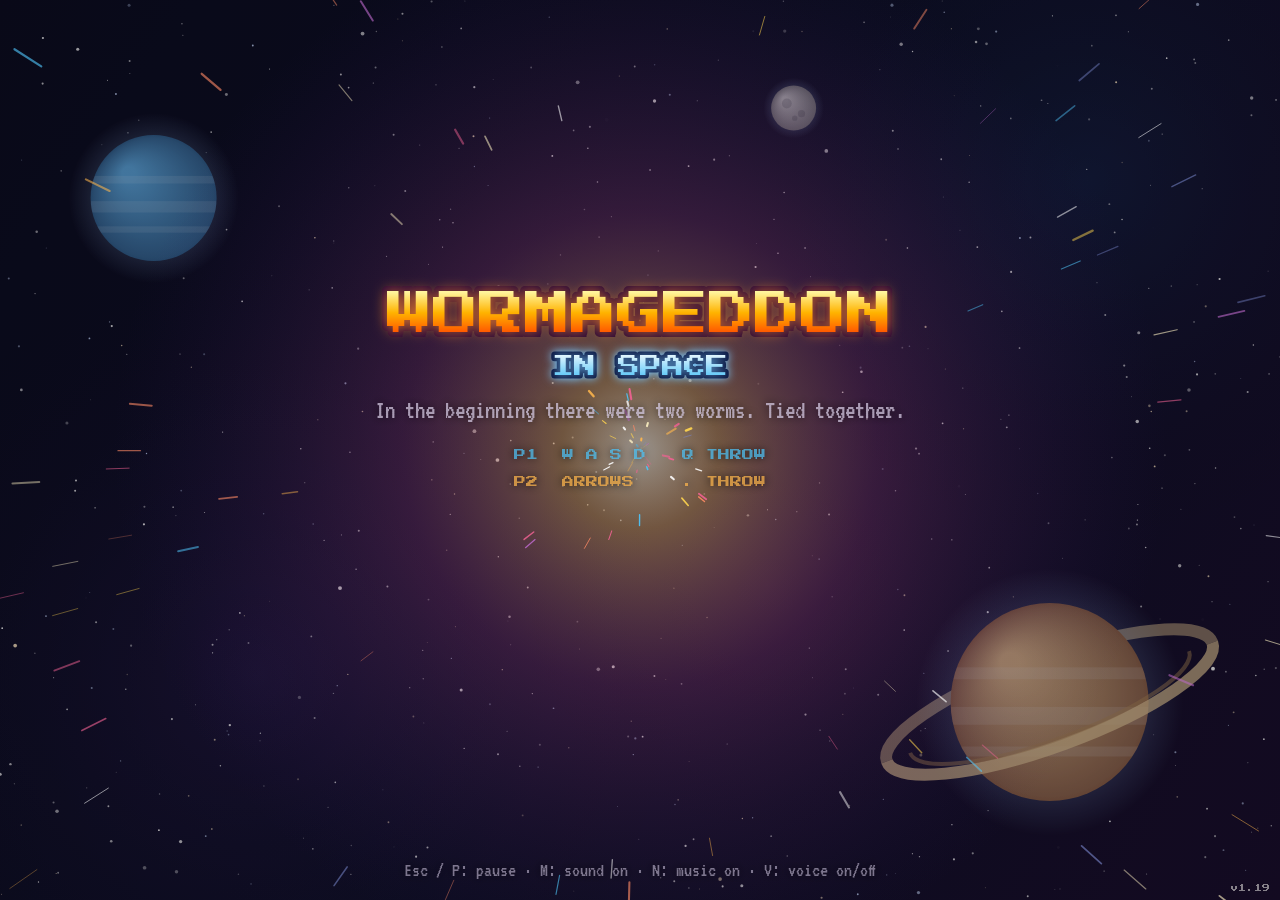
<file: index.html>
<!doctype html>
<html lang="en">
<head>
  <meta charset="utf-8">
  <meta name="viewport" content="width=device-width, initial-scale=1">
  <title>Wormageddon in Space</title>
  <!-- Arcade fonts: Press Start 2P (titles, HUD, buttons) and VT323 (text) -->
  <link rel="preconnect" href="https://fonts.googleapis.com">
  <link rel="preconnect" href="https://fonts.gstatic.com" crossorigin>
  <link href="https://fonts.googleapis.com/css2?family=Press+Start+2P&family=VT323&display=swap" rel="stylesheet">
  <link rel="stylesheet" href="css/style.css">
</head>
<body>
  <canvas id="game"></canvas>

  <!-- Between-waves menu (shown by main.js) -->
  <div id="wave-menu" class="menu" hidden>
    <div class="panel">
      <h1 id="wave-menu-title">Wave 1 complete</h1>
      <p id="wave-menu-stats"></p>
      <div class="wallet"><span class="coin"></span> <span id="wallet-amount">0</span> coins</div>
      <div id="upgrade-list" class="upgrades"></div>
      <button id="continue-btn" class="continue" type="button">Continue</button>
      <p class="hint">Buy with a click or keys 1–7 · Enter to continue</p>
    </div>
  </div>
  <!-- Game over: enter names, then the highscore list (shown by main.js) -->
  <div id="score-menu" class="menu" hidden>
    <div class="panel">
      <h1>Game over</h1>
      <p id="score-summary"></p>

      <form id="name-form" autocomplete="off">
        <p class="hint-top">Enter your names for the highscore list</p>
        <div class="names">
          <label class="p1">P1<input id="name-p1" maxlength="3" spellcheck="false" autocapitalize="characters" placeholder="AAA"></label>
          <span class="amp">&amp;</span>
          <label class="p2">P2<input id="name-p2" maxlength="3" spellcheck="false" autocapitalize="characters" placeholder="BBB"></label>
        </div>
        <button id="save-score-btn" class="continue" type="submit">Save</button>
        <button id="skip-score-btn" class="link" type="button">Skip</button>
      </form>

      <div id="score-list-view" hidden>
        <h2>Highscores</h2>
        <ol id="score-list" class="scores"></ol>
        <p id="score-note" class="hint"></p>
        <button id="play-again-btn" class="continue" type="button">Play again</button>
        <p class="hint">or press Enter</p>
      </div>
    </div>
  </div>

  <script type="module" src="js/main.js"></script>
</body>
</html>
</file>
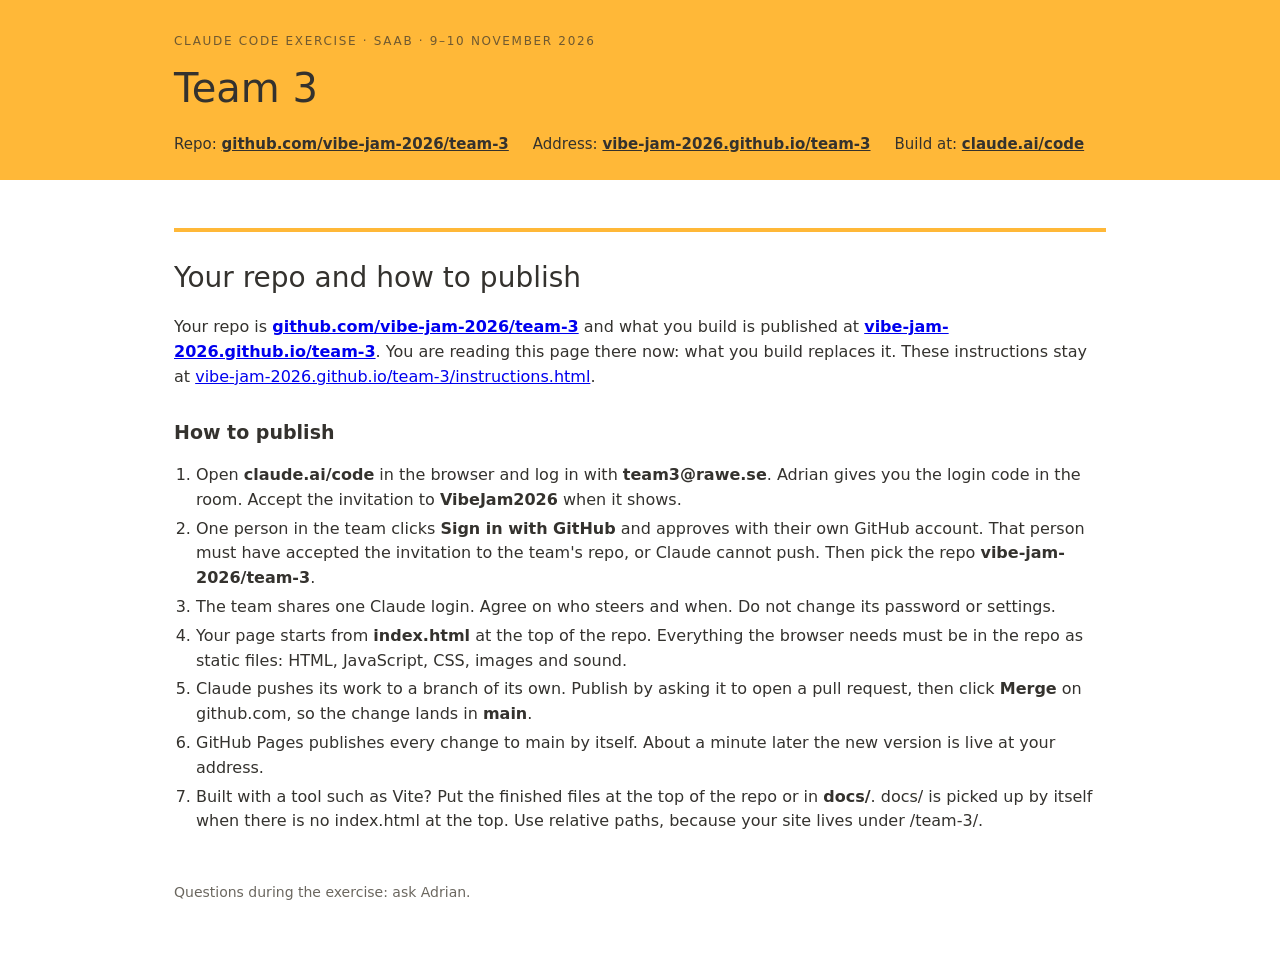
<file: instructions.html>
<!doctype html><html lang="en"><head><meta charset="utf-8"><meta name="viewport" content="width=device-width,initial-scale=1">
<title>Team 3 · Claude Code exercise</title><style>
:root { --y: #FFB838; --ink: #34322E; --mut: #6b675f; --line: #e6e2da; }
* { box-sizing: border-box; }
body { margin: 0; font: 16px/1.55 system-ui, -apple-system, "Segoe UI", sans-serif; color: var(--ink); background: #fff; }
header { background: var(--y); padding: 32px 0 24px; }
.wrap { max-width: 980px; margin: 0 auto; padding: 0 24px; }
header .k { font-size: 12px; letter-spacing: .14em; text-transform: uppercase; opacity: .7; }
header h1 { margin: 6px 0 14px; font-size: 40px; font-weight: 500; }
header .where { display: flex; flex-wrap: wrap; gap: 8px 24px; font-size: 15px; }
header a { color: inherit; font-weight: 600; }
main { max-width: 980px; margin: 0 auto; padding: 8px 24px 64px; }
h2.part { font-size: 28px; font-weight: 500; margin: 40px 0 8px; padding-top: 24px; border-top: 4px solid var(--y); }
h2 { font-size: 19px; margin: 28px 0 8px; }
h3 { font-size: 16px; margin: 0 0 6px; }
.task { font-size: 20px; }
.cols { display: grid; grid-template-columns: 1fr 1fr; gap: 0 40px; }
@media (max-width: 760px) { .cols { grid-template-columns: 1fr; } header h1 { font-size: 30px; } }
ul, ol { padding-left: 22px; } li { margin: 4px 0; }
table { border-collapse: collapse; width: 100%; font-size: 15px; }
td, th { text-align: left; padding: 7px 10px 7px 0; border-bottom: 1px solid var(--line); vertical-align: top; }
td:first-child { white-space: nowrap; }
.demo { display: grid; grid-template-columns: repeat(3, 1fr); gap: 12px; }
.demo div { background: #f6f4ef; border-radius: 8px; padding: 14px 16px; }
.demo b { display: block; font-size: 22px; }
.card { background: #f6f4ef; border-radius: 8px; padding: 14px 16px; }
footer { color: var(--mut); font-size: 14px; margin-top: 48px; }</style></head><body>
<header><div class="wrap"><div class="k">Claude Code exercise · Saab · 9–10 November 2026</div><h1>Team 3</h1>
<div class="where"><span>Repo: <a href="https://github.com/vibe-jam-2026/team-3">github.com/vibe-jam-2026/team-3</a></span><span>Address: <a href="https://vibe-jam-2026.github.io/team-3/">vibe-jam-2026.github.io/team-3</a></span><span>Build at: <a href="https://claude.ai/code">claude.ai/code</a></span></div></div></header>
<main>
  <h2 class="part">Your repo and how to publish</h2>
  <p>Your repo is <a href="https://github.com/vibe-jam-2026/team-3"><b>github.com/vibe-jam-2026/team-3</b></a> and what you build is published at <a href="https://vibe-jam-2026.github.io/team-3/"><b>vibe-jam-2026.github.io/team-3</b></a>. You are reading this page there now: what you build replaces it. These instructions stay at <a href="instructions.html">vibe-jam-2026.github.io/team-3/instructions.html</a>.</p>
  
  <h2>How to publish</h2>
  <ol>
    <li>Open <b>claude.ai/code</b> in the browser and log in with <b>team3@rawe.se</b>. Adrian gives you the login code in the room. Accept the invitation to <b>VibeJam2026</b> when it shows.</li>
    <li>One person in the team clicks <b>Sign in with GitHub</b> and approves with their own GitHub account. That person must have accepted the invitation to the team's repo, or Claude cannot push. Then pick the repo <b>vibe-jam-2026/team-3</b>.</li>
    <li>The team shares one Claude login. Agree on who steers and when. Do not change its password or settings.</li>
    <li>Your page starts from <b>index.html</b> at the top of the repo. Everything the browser needs must be in the repo as static files: HTML, JavaScript, CSS, images and sound.</li>
    <li>Claude pushes its work to a branch of its own. Publish by asking it to open a pull request, then click <b>Merge</b> on github.com, so the change lands in <b>main</b>.</li>
    <li>GitHub Pages publishes every change to main by itself. About a minute later the new version is live at your address.</li>
    <li>Built with a tool such as Vite? Put the finished files at the top of the repo or in <b>docs/</b>. docs/ is picked up by itself when there is no index.html at the top. Use relative paths, because your site lives under /team-3/.</li>
  </ol>
  
<footer>Questions during the exercise: ask Adrian.</footer></main></body></html>
</file>
<file: css/style.css>
html, body {
  margin: 0;
  height: 100%;
  overflow: hidden;
  background: #111318;
}

canvas {
  display: block;
  width: 100vw;
  height: 100vh;
}

/* Between-waves menu */
.menu {
  position: fixed;
  inset: 0;
  display: flex;
  align-items: center;
  justify-content: center;
  background: rgba(10, 11, 14, 0.72);
  font-family: system-ui, -apple-system, "Segoe UI", sans-serif;
  color: #e8e6e1;
}
.menu[hidden] { display: none; }

.panel {
  background: #1f232c;
  border: 1px solid #343a47;
  border-radius: 14px;
  padding: 32px 40px;
  min-width: 300px;
  text-align: center;
  box-shadow: 0 20px 60px rgba(0, 0, 0, 0.5);
}
.panel h1 { margin: 0 0 8px; font-size: 32px; }
.panel p { margin: 0 0 24px; color: #a9a59c; line-height: 1.6; }
.panel .hint { margin: 10px 0 0; font-size: 13px; color: #6b675f; }

.panel button {
  font: 600 20px system-ui, sans-serif;
  padding: 12px 40px;
  border: 0;
  border-radius: 10px;
  background: #4fc3f7;
  color: #111318;
  cursor: pointer;
}
.panel button:hover { background: #81d4fa; }
.panel button:focus-visible { outline: 3px solid #ffb74d; outline-offset: 3px; }

/* Wallet + upgrade shop in the between-waves menu */
.menu { overflow-y: auto; padding: 16px; box-sizing: border-box; }
.menu .panel { margin: auto; width: min(780px, 100%); box-sizing: border-box; padding: 24px 28px; }
.panel h1 { font-size: 28px; }
.panel p#wave-menu-stats { margin-bottom: 16px; }

.coin {
  display: inline-block;
  width: 0.85em; height: 0.85em;
  border-radius: 50%;
  background: #ffca28;
  border: 2px solid #b8860b;
  vertical-align: -0.1em;
}
.wallet { font: 700 22px system-ui, sans-serif; color: #ffd54f; margin-bottom: 16px; }

.upgrades {
  display: grid;
  grid-template-columns: repeat(auto-fit, minmax(108px, 1fr));
  gap: 10px;
  margin-bottom: 22px;
}
.panel button.upgrade {
  display: flex;
  flex-direction: column;
  align-items: center;
  gap: 4px;
  padding: 12px 10px;
  font: 14px system-ui, sans-serif;
  background: #2a2f3a;
  color: #e8e6e1;
  border: 1px solid #3c4352;
  border-radius: 10px;
  cursor: pointer;
}
.panel button.upgrade:hover:not(:disabled) { background: #343b48; border-color: #4fc3f7; }
.panel button.upgrade:disabled { opacity: 0.45; cursor: default; }
.upgrade .icon { font-size: 22px; line-height: 1; }
.upgrade .name { font-weight: 700; }
.upgrade .desc { font-size: 12px; color: #a9a59c; min-height: 2.6em; }
.upgrade .pips { font-size: 11px; letter-spacing: 2px; color: #4fc3f7; }
.upgrade .cost { font-weight: 700; color: #ffd54f; }

/* "Max All" gimmick: the second line ("enemies") is the same colour as the card */
.panel button.upgrade.max-all { border-color: #ffd54f; }
.upgrade .sneaky { color: #2a2f3a; font-weight: 700; line-height: 1; }
.panel button.upgrade:hover:not(:disabled) .sneaky { color: #343b48; }

/* Game over: name entry + highscore list */
.panel h2 { margin: 6px 0 10px; font-size: 20px; }
.hint-top { margin: 0 0 10px !important; color: #a9a59c; }
.names { display: flex; align-items: center; justify-content: center; gap: 14px; margin-bottom: 18px; }
.names label { display: flex; flex-direction: column; align-items: center; gap: 4px; font: 700 13px system-ui, sans-serif; }
.names label.p1 { color: #4fc3f7; }
.names label.p2 { color: #ffb74d; }
.names input {
  width: 3.4em;
  font: 800 30px ui-monospace, Menlo, Consolas, monospace;
  text-align: center;
  text-transform: uppercase;
  letter-spacing: 4px;
  padding: 6px 4px;
  background: #14171e;
  color: #fff;
  border: 2px solid #3c4352;
  border-radius: 8px;
}
.names label.p1 input:focus { outline: none; border-color: #4fc3f7; }
.names label.p2 input:focus { outline: none; border-color: #ffb74d; }
.names .amp { font: 700 22px system-ui, sans-serif; color: #6b675f; margin-top: 18px; }
.panel button.link {
  display: block;
  margin: 10px auto 0;
  background: none;
  color: #8a8578;
  font: 14px system-ui, sans-serif;
  padding: 4px 8px;
  text-decoration: underline;
}

.scores {
  list-style: none;
  margin: 0 auto 14px;
  padding: 0;
  max-width: 460px;
  text-align: left;
  font: 15px system-ui, sans-serif;
}
.scores li {
  display: grid;
  grid-template-columns: 2em 1fr auto auto;
  gap: 12px;
  align-items: baseline;
  padding: 6px 10px;
  border-radius: 6px;
}
.scores li:nth-child(odd) { background: rgba(255, 255, 255, 0.04); }
.scores li.new { background: rgba(255, 213, 79, 0.18); outline: 1px solid #ffd54f; }
.scores .rank { color: #6b675f; font-weight: 700; }
.scores .who { font-family: ui-monospace, Menlo, Consolas, monospace; font-weight: 800; letter-spacing: 1px; }
.scores .who .a { color: #4fc3f7; }
.scores .who .b { color: #ffb74d; }
.scores .wave { font-weight: 700; color: #ffd54f; }
.scores .extra { color: #8a8578; font-size: 13px; }
.scores .empty { color: #8a8578; text-align: center; display: block; }

/* ---------- Arcade look for the menus (shop, game over, highscores) ---------- */
.menu { font-family: "VT323", "Courier New", monospace; font-size: 20px; }
.panel h1, .panel h2, .panel button, .wallet, .names label, .names input, .names .amp,
.upgrade .name, .upgrade .cost, .scores .who, .scores .wave, .scores .rank {
  font-family: "Press Start 2P", "Courier New", monospace;
  font-weight: normal;
  letter-spacing: 0;
}
.panel h1 { font-size: 22px; line-height: 1.4; color: #ffd54f; text-shadow: 3px 3px 0 #2a0838; text-transform: uppercase; }
.panel h2 { font-size: 14px; color: #4fc3f7; text-shadow: 2px 2px 0 #0b1640; text-transform: uppercase; }
.panel p, .panel .hint, .hint-top { font-family: "VT323", "Courier New", monospace; font-size: 22px; line-height: 1.15; }
.panel .hint { font-size: 18px; }
.panel button.continue, #play-again-btn, #save-score-btn {
  font-size: 14px;
  padding: 14px 28px;
  border-radius: 4px;
  box-shadow: 0 4px 0 #1b6f99;
  text-transform: uppercase;
}
.panel button.continue:active { transform: translateY(3px); box-shadow: 0 1px 0 #1b6f99; }
.wallet { font-size: 16px; }
.panel button.upgrade { border-radius: 4px; }
.upgrade .name { font-size: 9px; line-height: 1.5; }
.upgrade .desc { font-family: "VT323", "Courier New", monospace; font-size: 17px; line-height: 1.05; }
.upgrade .pips { font-family: "VT323", "Courier New", monospace; font-size: 16px; letter-spacing: 1px; }
.upgrade .cost { font-size: 10px; }
.upgrade .sneaky { font-family: "Press Start 2P", "Courier New", monospace; font-size: 8px; }
.names label { font-size: 10px; }
.names input { font-size: 24px; letter-spacing: 6px; border-radius: 4px; }
.names .amp { font-size: 16px; }
.panel button.link { font-family: "VT323", "Courier New", monospace; font-size: 20px; box-shadow: none; }
.scores { font-family: "VT323", "Courier New", monospace; font-size: 20px; }
.scores .rank, .scores .who, .scores .wave { font-size: 11px; }
.scores .extra { font-size: 18px; }
</file>
